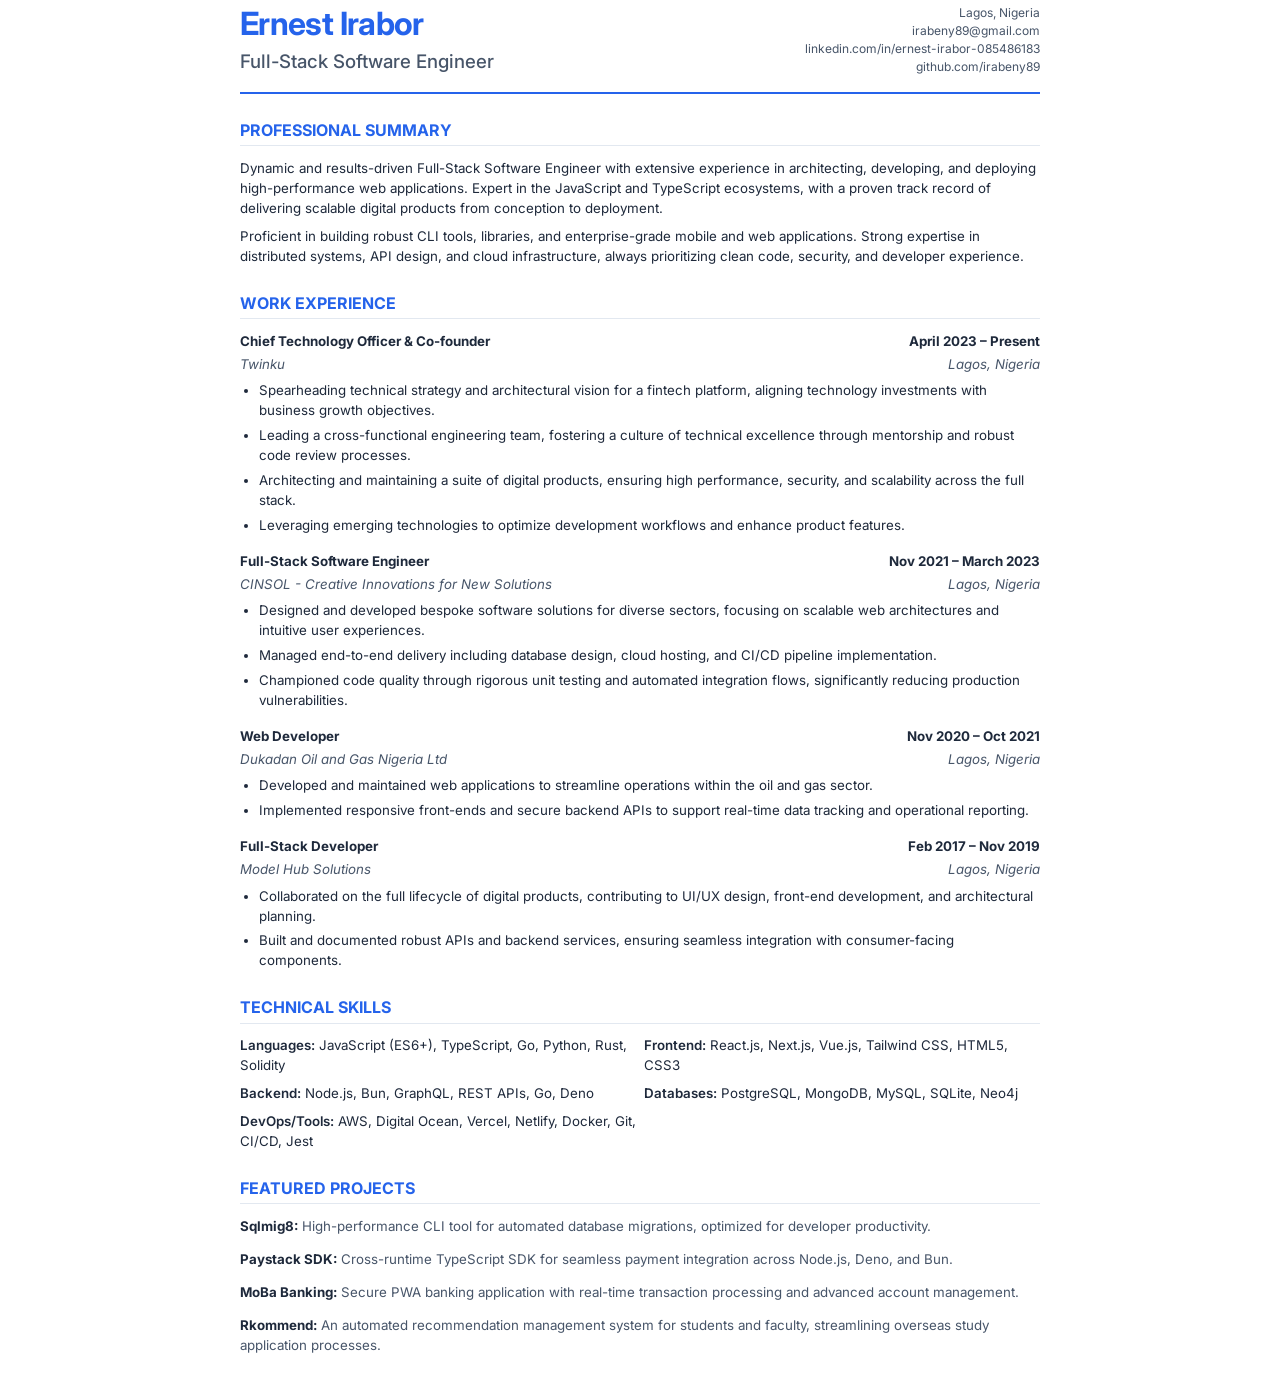
<file: resume.html>
<!DOCTYPE html>
<html lang="en">

<head>
  <meta charset="UTF-8">
  <meta name="viewport" content="width=device-width, initial-scale=1.0">
  <title>Ernest Irabor - Resume</title>
  <link href="https://fonts.googleapis.com/css2?family=Inter:wght@400;500;600;700&display=swap" rel="stylesheet">
  <style>
    :root {
      --primary: #2563eb;
      --text-main: #1e293b;
      --text-secondary: #475569;
      --border: #e2e8f0;
    }

    @page {
      margin: 1.5cm;
      size: A4;
    }

    * {
      box-sizing: border-box;
      margin: 0;
      padding: 0;
    }

    body {
      font-family: 'Inter', sans-serif;
      line-height: 1.5;
      color: var(--text-main);
      background: white;
      font-size: 10pt;
    }

    .container {
      max-width: 800px;
      margin: 0 auto;
    }

    header {
      border-bottom: 2px solid var(--primary);
      padding-bottom: 1rem;
      margin-bottom: 1.5rem;
      display: flex;
      justify-content: space-between;
      align-items: flex-end;
    }

    .header-info h1 {
      font-size: 24pt;
      font-weight: 700;
      color: var(--primary);
      letter-spacing: -0.02em;
    }

    .header-info h2 {
      font-size: 14pt;
      font-weight: 500;
      color: var(--text-secondary);
    }

    .contact-info {
      text-align: right;
      font-size: 9pt;
      color: var(--text-secondary);
    }

    .contact-info a {
      color: var(--text-secondary);
      text-decoration: none;
    }

    section {
      margin-bottom: 1.5rem;
    }

    h3 {
      font-size: 12pt;
      font-weight: 700;
      text-transform: uppercase;
      color: var(--primary);
      border-bottom: 1px solid var(--border);
      padding-bottom: 0.2rem;
      margin-bottom: 0.8rem;
    }

    .summary p {
      margin-bottom: 0.5rem;
    }

    .experience-item {
      margin-bottom: 1rem;
    }

    .exp-header {
      display: flex;
      justify-content: space-between;
      font-weight: 700;
      margin-bottom: 0.2rem;
    }

    .exp-sub {
      display: flex;
      justify-content: space-between;
      font-style: italic;
      color: var(--text-secondary);
      margin-bottom: 0.4rem;
    }

    ul {
      padding-left: 1.2rem;
    }

    li {
      margin-bottom: 0.3rem;
    }

    .skills-grid {
      display: grid;
      grid-template-columns: repeat(2, 1fr);
      gap: 0.5rem;
    }

    .skill-category {
      font-weight: 600;
    }

    .projects-list .project-item {
      margin-bottom: 0.8rem;
    }

    .project-name {
      font-weight: 700;
    }

    .project-desc {
      color: var(--text-secondary);
    }
  </style>
</head>

<body>
  <div class="container">
    <header>
      <div class="header-info">
        <h1>Ernest Irabor</h1>
        <h2>Full-Stack Software Engineer</h2>
      </div>
      <div class="contact-info">
        <p>Lagos, Nigeria</p>
        <p><a href="mailto:irabeny89@gmail.com">irabeny89@gmail.com</a></p>
        <p><a href="https://linkedin.com/in/ernest-irabor-085486183">linkedin.com/in/ernest-irabor-085486183</a></p>
        <p><a href="https://github.com/irabeny89">github.com/irabeny89</a></p>
      </div>
    </header>

    <section class="summary">
      <h3>Professional Summary</h3>
      <p>
        Dynamic and results-driven Full-Stack Software Engineer with extensive experience in architecting, developing,
        and deploying high-performance web applications. Expert in the JavaScript and TypeScript ecosystems, with a
        proven track record of delivering scalable digital products from conception to deployment.
      </p>
      <p>
        Proficient in building robust CLI tools, libraries, and enterprise-grade mobile and web applications. Strong
        expertise in distributed systems, API design, and cloud infrastructure, always prioritizing clean code,
        security, and developer experience.
      </p>
    </section>

    <section class="experience">
      <h3>Work Experience</h3>

      <div class="experience-item">
        <div class="exp-header">
          <span>Chief Technology Officer & Co-founder</span>
          <span>April 2023 – Present</span>
        </div>
        <div class="exp-sub">
          <span>Twinku</span>
          <span>Lagos, Nigeria</span>
        </div>
        <ul>
          <li>Spearheading technical strategy and architectural vision for a fintech platform, aligning technology
            investments with business growth objectives.</li>
          <li>Leading a cross-functional engineering team, fostering a culture of technical excellence through
            mentorship and robust code review processes.</li>
          <li>Architecting and maintaining a suite of digital products, ensuring high performance, security, and
            scalability across the full stack.</li>
          <li>Leveraging emerging technologies to optimize development workflows and enhance product features.</li>
        </ul>
      </div>

      <div class="experience-item">
        <div class="exp-header">
          <span>Full-Stack Software Engineer</span>
          <span>Nov 2021 – March 2023</span>
        </div>
        <div class="exp-sub">
          <span>CINSOL - Creative Innovations for New Solutions</span>
          <span>Lagos, Nigeria</span>
        </div>
        <ul>
          <li>Designed and developed bespoke software solutions for diverse sectors, focusing on scalable web
            architectures and intuitive user experiences.</li>
          <li>Managed end-to-end delivery including database design, cloud hosting, and CI/CD pipeline implementation.
          </li>
          <li>Championed code quality through rigorous unit testing and automated integration flows, significantly
            reducing production vulnerabilities.</li>
        </ul>
      </div>

      <div class="experience-item">
        <div class="exp-header">
          <span>Web Developer</span>
          <span>Nov 2020 – Oct 2021</span>
        </div>
        <div class="exp-sub">
          <span>Dukadan Oil and Gas Nigeria Ltd</span>
          <span>Lagos, Nigeria</span>
        </div>
        <ul>
          <li>Developed and maintained web applications to streamline operations within the oil and gas sector.</li>
          <li>Implemented responsive front-ends and secure backend APIs to support real-time data tracking and
            operational reporting.</li>
        </ul>
      </div>

      <div class="experience-item">
        <div class="exp-header">
          <span>Full-Stack Developer</span>
          <span>Feb 2017 – Nov 2019</span>
        </div>
        <div class="exp-sub">
          <span>Model Hub Solutions</span>
          <span>Lagos, Nigeria</span>
        </div>
        <ul>
          <li>Collaborated on the full lifecycle of digital products, contributing to UI/UX design, front-end
            development, and architectural planning.</li>
          <li>Built and documented robust APIs and backend services, ensuring seamless integration with consumer-facing
            components.</li>
        </ul>
      </div>
    </section>

    <section class="skills">
      <h3>Technical Skills</h3>
      <div class="skills-grid">
        <div><span class="skill-category">Languages:</span> JavaScript (ES6+), TypeScript, Go, Python, Rust, Solidity
        </div>
        <div><span class="skill-category">Frontend:</span> React.js, Next.js, Vue.js, Tailwind CSS, HTML5, CSS3</div>
        <div><span class="skill-category">Backend:</span> Node.js, Bun, GraphQL, REST APIs, Go, Deno</div>
        <div><span class="skill-category">Databases:</span> PostgreSQL, MongoDB, MySQL, SQLite, Neo4j</div>
        <div><span class="skill-category">DevOps/Tools:</span> AWS, Digital Ocean, Vercel, Netlify, Docker, Git, CI/CD,
          Jest</div>
      </div>
    </section>

    <section class="projects-list">
      <h3>Featured Projects</h3>
      <div class="project-item">
        <span class="project-name">Sqlmig8:</span>
        <span class="project-desc">
          High-performance CLI tool for automated database migrations, optimized for developer
          productivity.
        </span>
      </div>
      <div class="project-item">
        <span class="project-name">Paystack SDK:</span>
        <span class="project-desc">
          Cross-runtime TypeScript SDK for seamless payment integration across Node.js, Deno,
          and Bun.
        </span>
      </div>
      <div class="project-item">
        <span class="project-name">MoBa Banking:</span>
        <span class="project-desc">
          Secure PWA banking application with real-time transaction processing and advanced
          account management.
        </span>
      </div>
      <div class="project-item">
        <span class="project-name">Rkommend:</span>
        <span class="project-desc">
          An automated recommendation management system for students and faculty, streamlining
          overseas study application processes.
        </span>
      </div>
    </section>
  </div>
</body>

</html>
</file>
